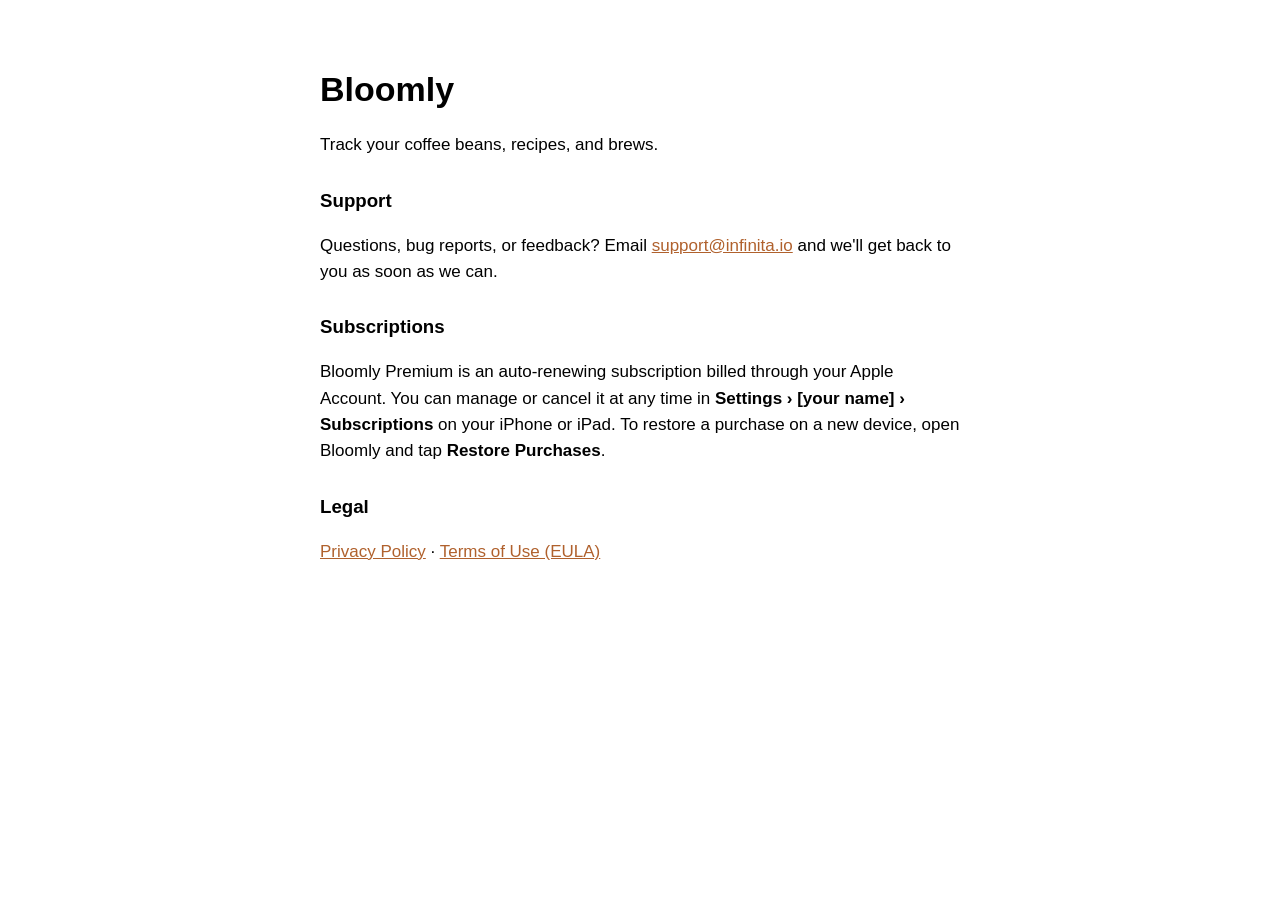
<file: index.html>
<!doctype html>
<html lang="en">
<head>
  <meta charset="utf-8">
  <meta name="viewport" content="width=device-width, initial-scale=1">
  <title>Bloomly Support</title>
  <link rel="stylesheet" href="style.css">
</head>
<body>
  <main>
    <h1>Bloomly</h1>
    <p>Track your coffee beans, recipes, and brews.</p>

    <h2>Support</h2>
    <p>Questions, bug reports, or feedback? Email
      <a href="mailto:support@infinita.io">support@infinita.io</a>
      and we'll get back to you as soon as we can.</p>

    <h2>Subscriptions</h2>
    <p>Bloomly Premium is an auto-renewing subscription billed through your Apple Account.
      You can manage or cancel it at any time in <strong>Settings &rsaquo; [your name] &rsaquo; Subscriptions</strong>
      on your iPhone or iPad. To restore a purchase on a new device, open Bloomly and tap
      <strong>Restore Purchases</strong>.</p>

    <h2>Legal</h2>
    <p>
      <a href="privacy.html">Privacy Policy</a> &middot;
      <a href="https://www.apple.com/legal/internet-services/itunes/dev/stdeula/">Terms of Use (EULA)</a>
    </p>
  </main>
</body>
</html>
</file>
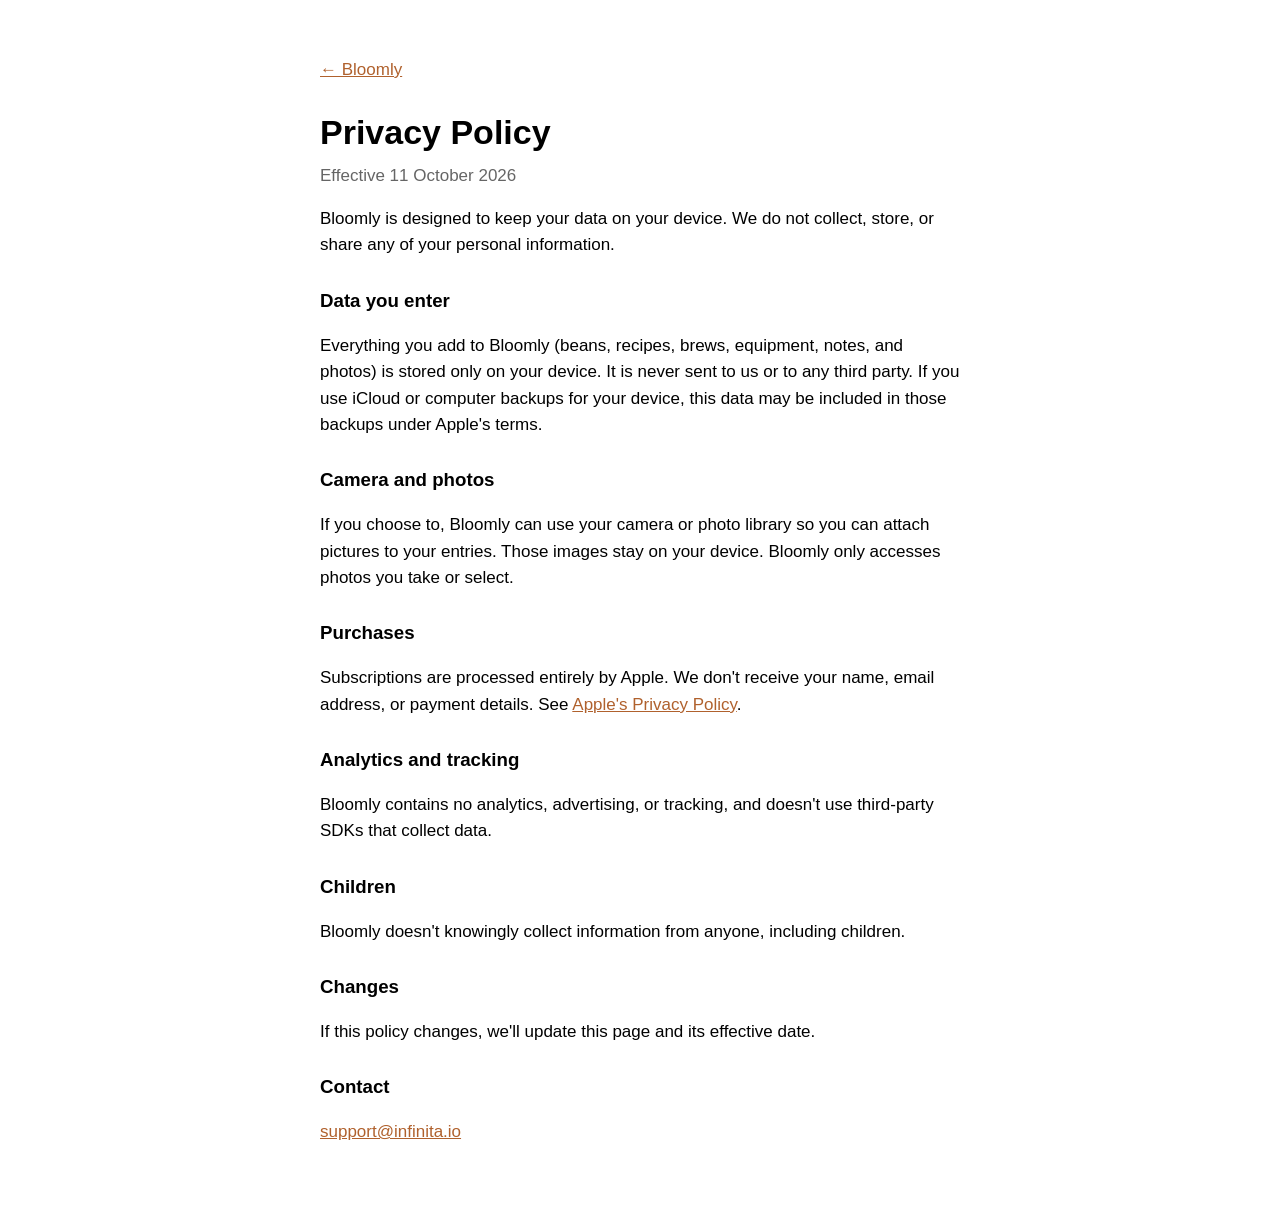
<file: privacy.html>
<!doctype html>
<html lang="en">
<head>
  <meta charset="utf-8">
  <meta name="viewport" content="width=device-width, initial-scale=1">
  <title>Bloomly Privacy Policy</title>
  <link rel="stylesheet" href="style.css">
</head>
<body>
  <main>
    <p><a href="./">&larr; Bloomly</a></p>
    <h1>Privacy Policy</h1>
    <p class="muted">Effective 11 October 2026</p>

    <p>Bloomly is designed to keep your data on your device. We do not collect, store, or share any of your personal information.</p>

    <h2>Data you enter</h2>
    <p>Everything you add to Bloomly (beans, recipes, brews, equipment, notes, and photos) is stored only on your device.
      It is never sent to us or to any third party. If you use iCloud or computer backups for your device,
      this data may be included in those backups under Apple's terms.</p>

    <h2>Camera and photos</h2>
    <p>If you choose to, Bloomly can use your camera or photo library so you can attach pictures to your entries.
      Those images stay on your device. Bloomly only accesses photos you take or select.</p>

    <h2>Purchases</h2>
    <p>Subscriptions are processed entirely by Apple. We don't receive your name, email address, or payment details.
      See <a href="https://www.apple.com/legal/privacy/">Apple's Privacy Policy</a>.</p>

    <h2>Analytics and tracking</h2>
    <p>Bloomly contains no analytics, advertising, or tracking, and doesn't use third-party SDKs that collect data.</p>

    <h2>Children</h2>
    <p>Bloomly doesn't knowingly collect information from anyone, including children.</p>

    <h2>Changes</h2>
    <p>If this policy changes, we'll update this page and its effective date.</p>

    <h2>Contact</h2>
    <p><a href="mailto:support@infinita.io">support@infinita.io</a></p>
  </main>
</body>
</html>
</file>
<file: style.css>
:root { color-scheme: light dark; }
body {
  margin: 0;
  font: 17px/1.55 -apple-system, BlinkMacSystemFont, "Helvetica Neue", sans-serif;
  background: Canvas;
  color: CanvasText;
}
main { max-width: 640px; margin: 0 auto; padding: 40px 16px 64px; }
h1 { margin-bottom: 4px; }
h2 { font-size: 1.1em; margin-top: 28px; }
a { color: #b0612d; }
.muted { opacity: 0.6; margin-top: 0; }
</file>
